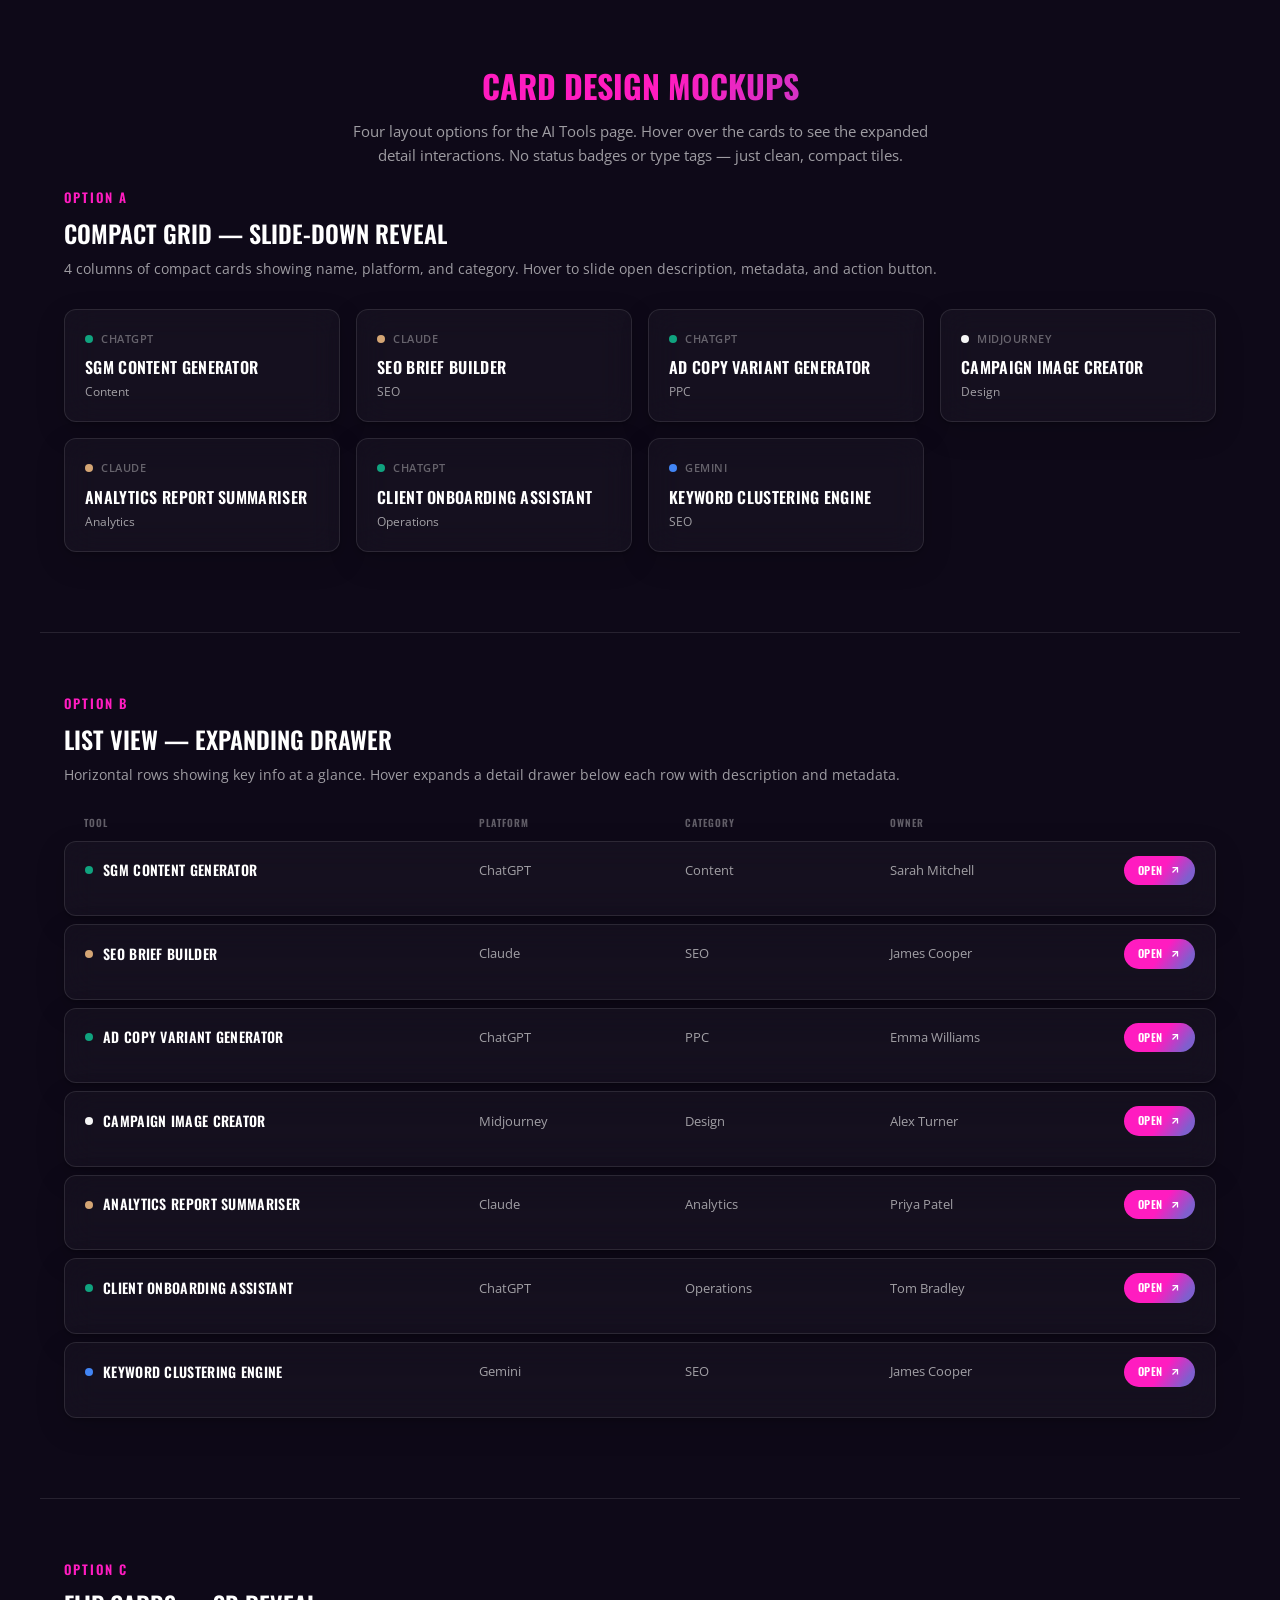
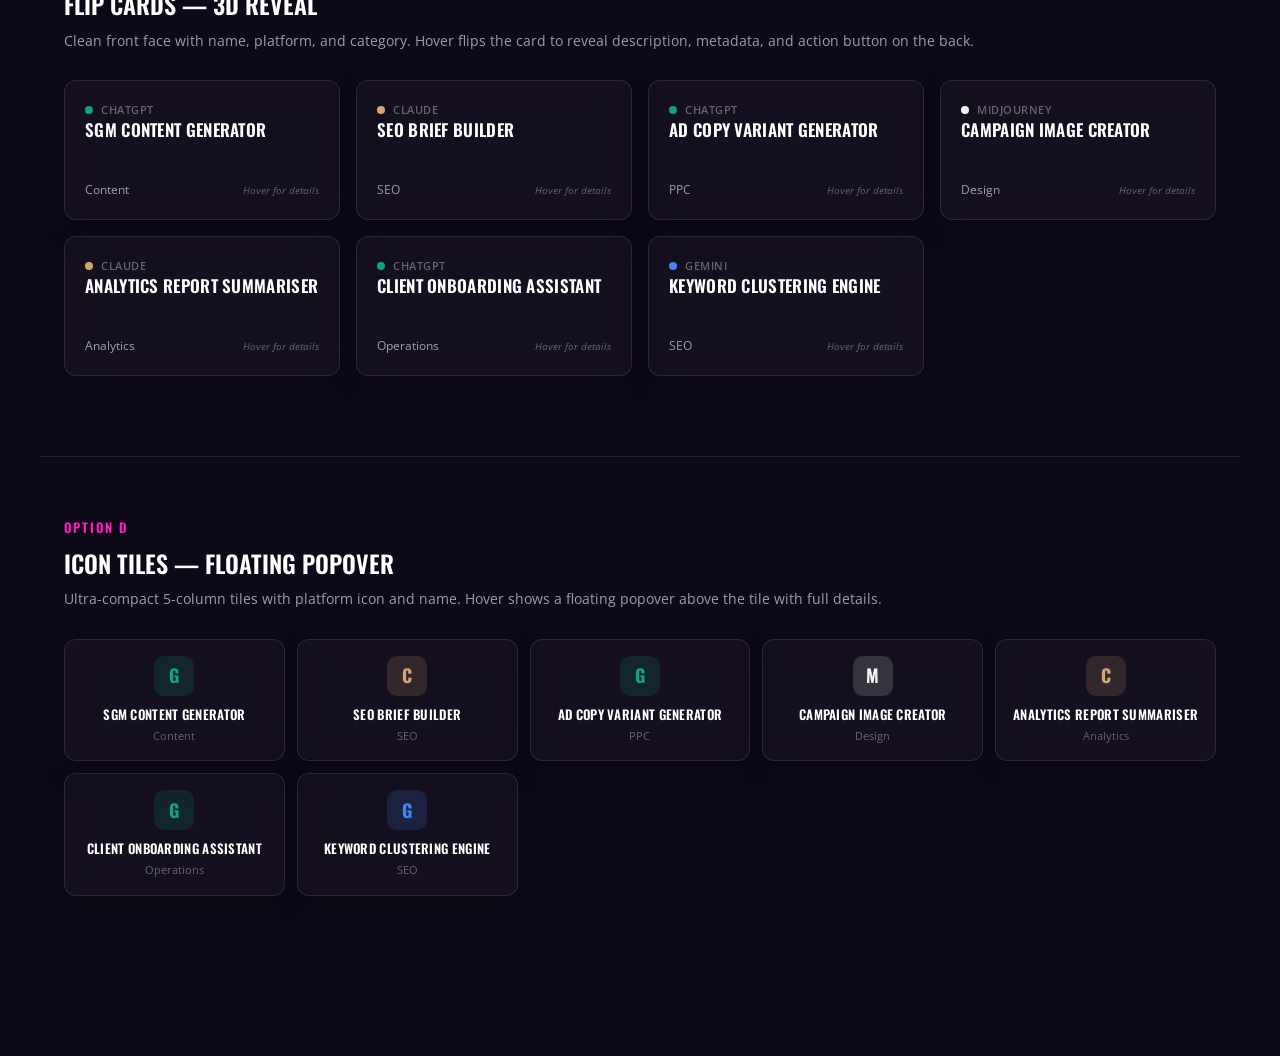
<file: mockups.html>
<!DOCTYPE html>
<html lang="en">
<head>
  <meta charset="UTF-8">
  <meta name="viewport" content="width=device-width, initial-scale=1.0">
  <title>SGM AI Dashboard — Card Design Mockups</title>
  <link rel="icon" href="data:image/svg+xml,<svg xmlns='http://www.w3.org/2000/svg' viewBox='0 0 32 32'><rect width='32' height='32' rx='6' fill='%2326153A'/><text x='16' y='22' font-size='18' text-anchor='middle' fill='white'>S</text></svg>">
  <style>
    @import url('https://fonts.googleapis.com/css2?family=Oswald:wght@400;500;600;700&family=Open+Sans:wght@400;500;600;700&display=swap');

    :root {
      --bg-deepest: #0e0918;
      --bg-base: #26153a;
      --bg-elevated: #3c2c4e;
      --bg-card: rgba(255, 255, 255, 0.03);
      --bg-card-hover: rgba(255, 255, 255, 0.06);
      --brand-gradient: linear-gradient(126deg, #ff1cc0 52%, #7f5fce 86%);
      --brand-pink: #ff1cc0;
      --brand-purple: #7f5fce;
      --text-primary: #ffffff;
      --text-secondary: rgba(255, 255, 255, 0.6);
      --text-muted: rgba(255, 255, 255, 0.35);
      --border-glass: rgba(255, 255, 255, 0.1);
      --radius-sm: 12px;
      --radius-md: 20px;
      --radius-pill: 40px;
      --shadow-card: 0 2px 4px rgba(0,0,0,0.2), 0 10px 30px rgba(0,0,0,0.15);
      --shadow-glow: 0 0 30px rgba(127, 95, 206, 0.15), 0 0 60px rgba(255, 28, 192, 0.08);
      --font-display: 'Oswald', sans-serif;
      --font-body: 'Open Sans', sans-serif;
    }

    *, *::before, *::after { box-sizing: border-box; margin: 0; padding: 0; }

    body {
      font-family: var(--font-body);
      background: var(--bg-deepest);
      color: var(--text-primary);
      line-height: 1.6;
      -webkit-font-smoothing: antialiased;
    }

    /* ── Mockup Page Layout ───────────────────── */

    .mockup-header {
      text-align: center;
      padding: 60px 24px 20px;
    }
    .mockup-header h1 {
      font-family: var(--font-display);
      font-size: 32px;
      font-weight: 700;
      text-transform: uppercase;
      background: var(--brand-gradient);
      -webkit-background-clip: text;
      -webkit-text-fill-color: transparent;
      margin-bottom: 8px;
    }
    .mockup-header p {
      color: var(--text-secondary);
      font-size: 15px;
      max-width: 600px;
      margin: 0 auto;
    }

    .mockup-section {
      max-width: 1200px;
      margin: 0 auto 80px;
      padding: 0 24px;
    }
    .mockup-section__label {
      font-family: var(--font-display);
      font-size: 13px;
      font-weight: 600;
      text-transform: uppercase;
      letter-spacing: 2px;
      background: var(--brand-gradient);
      -webkit-background-clip: text;
      -webkit-text-fill-color: transparent;
      margin-bottom: 6px;
    }
    .mockup-section__title {
      font-family: var(--font-display);
      font-size: 24px;
      font-weight: 600;
      text-transform: uppercase;
      color: var(--text-primary);
      margin-bottom: 6px;
    }
    .mockup-section__desc {
      color: var(--text-secondary);
      font-size: 14px;
      margin-bottom: 28px;
    }

    .divider {
      height: 1px;
      background: var(--border-glass);
      margin: 0 24px 60px;
      max-width: 1200px;
      margin-left: auto;
      margin-right: auto;
    }

    /* ── Shared Card Pieces ───────────────────── */

    .glass {
      background: var(--bg-card);
      backdrop-filter: blur(16px);
      -webkit-backdrop-filter: blur(16px);
      border: 1px solid var(--border-glass);
      border-radius: var(--radius-sm);
      box-shadow: var(--shadow-card);
    }

    .platform-dot {
      width: 8px;
      height: 8px;
      border-radius: 50%;
      display: inline-block;
      flex-shrink: 0;
    }
    .platform-dot--chatgpt { background: #10a37f; }
    .platform-dot--claude { background: #d4a574; }
    .platform-dot--gemini { background: #4285f4; }
    .platform-dot--midjourney { background: #f5f5f5; }

    .btn-grad {
      display: inline-flex;
      align-items: center;
      gap: 6px;
      padding: 8px 18px;
      background: var(--brand-gradient);
      border: none;
      border-radius: var(--radius-pill);
      color: #fff;
      font-family: var(--font-display);
      font-size: 12px;
      font-weight: 600;
      text-transform: uppercase;
      letter-spacing: 0.5px;
      text-decoration: none;
      cursor: pointer;
      transition: opacity 0.2s;
    }
    .btn-grad:hover { opacity: 0.85; }

    .arrow-icon {
      width: 12px;
      height: 12px;
    }

    /* ================================================================
       OPTION A — Compact 4-Column Grid with Slide-Down Reveal
       ================================================================ */

    .optA-grid {
      display: grid;
      grid-template-columns: repeat(4, 1fr);
      gap: 16px;
    }

    .optA-card {
      padding: 20px;
      transition: all 0.3s cubic-bezier(0.4, 0, 0.2, 1);
      cursor: default;
      position: relative;
      overflow: hidden;
    }
    .optA-card:hover {
      background: var(--bg-card-hover);
      border-color: rgba(255, 28, 192, 0.2);
      box-shadow: var(--shadow-glow);
      transform: translateY(-2px);
    }

    .optA-card__top {
      display: flex;
      align-items: center;
      gap: 8px;
      margin-bottom: 10px;
    }
    .optA-card__platform {
      font-family: var(--font-body);
      font-size: 11px;
      font-weight: 600;
      color: var(--text-muted);
      text-transform: uppercase;
      letter-spacing: 0.5px;
    }
    .optA-card__name {
      font-family: var(--font-display);
      font-size: 16px;
      font-weight: 600;
      text-transform: uppercase;
      letter-spacing: 0.3px;
      color: var(--text-primary);
      margin-bottom: 4px;
      line-height: 1.3;
    }
    .optA-card__category {
      font-size: 12px;
      color: var(--text-secondary);
      margin-bottom: 0;
    }

    /* Hidden details — revealed on hover */
    .optA-card__details {
      max-height: 0;
      opacity: 0;
      overflow: hidden;
      transition: max-height 0.35s cubic-bezier(0.4, 0, 0.2, 1),
                  opacity 0.25s ease,
                  margin-top 0.35s ease;
      margin-top: 0;
    }
    .optA-card:hover .optA-card__details {
      max-height: 280px;
      opacity: 1;
      margin-top: 14px;
    }

    .optA-card__divider {
      height: 1px;
      background: var(--border-glass);
      margin-bottom: 12px;
    }
    .optA-card__desc {
      font-size: 13px;
      line-height: 1.5;
      color: var(--text-secondary);
      margin-bottom: 12px;
    }
    .optA-card__meta {
      display: grid;
      grid-template-columns: 1fr 1fr;
      gap: 8px;
      margin-bottom: 14px;
    }
    .optA-card__meta-label {
      font-size: 10px;
      font-weight: 600;
      text-transform: uppercase;
      letter-spacing: 0.5px;
      color: var(--text-muted);
    }
    .optA-card__meta-value {
      font-size: 12px;
      color: var(--text-secondary);
    }

    /* ================================================================
       OPTION B — Dense Row List with Expanding Drawer
       ================================================================ */

    .optB-list {
      display: flex;
      flex-direction: column;
      gap: 8px;
    }

    .optB-row {
      padding: 14px 20px;
      display: grid;
      grid-template-columns: 2fr 1fr 1fr 1fr 100px;
      align-items: center;
      gap: 16px;
      transition: all 0.25s ease;
      cursor: default;
    }
    .optB-row:hover {
      background: var(--bg-card-hover);
      border-color: rgba(255, 28, 192, 0.2);
    }

    .optB-row__name {
      font-family: var(--font-display);
      font-size: 14px;
      font-weight: 600;
      text-transform: uppercase;
      letter-spacing: 0.3px;
      color: var(--text-primary);
      display: flex;
      align-items: center;
      gap: 10px;
    }
    .optB-row__cell {
      font-size: 13px;
      color: var(--text-secondary);
    }
    .optB-row__action {
      text-align: right;
    }
    .optB-row__btn {
      padding: 6px 14px;
      font-size: 11px;
    }

    /* Drawer that appears below on hover */
    .optB-row__drawer {
      grid-column: 1 / -1;
      max-height: 0;
      opacity: 0;
      overflow: hidden;
      transition: max-height 0.3s ease, opacity 0.2s ease, padding 0.3s ease;
      padding: 0 0;
    }
    .optB-row:hover .optB-row__drawer {
      max-height: 200px;
      opacity: 1;
      padding: 12px 0 4px;
    }
    .optB-row__drawer-inner {
      display: flex;
      gap: 32px;
      border-top: 1px solid var(--border-glass);
      padding-top: 12px;
    }
    .optB-row__drawer-item {
      flex: 1;
    }
    .optB-row__drawer-label {
      font-size: 10px;
      font-weight: 600;
      text-transform: uppercase;
      letter-spacing: 0.5px;
      color: var(--text-muted);
      margin-bottom: 2px;
    }
    .optB-row__drawer-value {
      font-size: 13px;
      color: var(--text-secondary);
      line-height: 1.5;
    }

    /* Column headers */
    .optB-header {
      display: grid;
      grid-template-columns: 2fr 1fr 1fr 1fr 100px;
      gap: 16px;
      padding: 0 20px 10px;
    }
    .optB-header span {
      font-family: var(--font-display);
      font-size: 10px;
      font-weight: 600;
      text-transform: uppercase;
      letter-spacing: 1px;
      color: var(--text-muted);
    }

    /* ================================================================
       OPTION C — Minimal Cards with Flip/Overlay on Hover
       ================================================================ */

    .optC-grid {
      display: grid;
      grid-template-columns: repeat(4, 1fr);
      gap: 16px;
    }

    .optC-card {
      position: relative;
      height: 140px;
      perspective: 800px;
      cursor: default;
    }

    .optC-card__face {
      position: absolute;
      inset: 0;
      padding: 20px;
      border-radius: var(--radius-sm);
      backface-visibility: hidden;
      transition: transform 0.5s cubic-bezier(0.4, 0, 0.2, 1);
    }

    .optC-card__front {
      display: flex;
      flex-direction: column;
      justify-content: space-between;
      background: var(--bg-card);
      backdrop-filter: blur(16px);
      border: 1px solid var(--border-glass);
      box-shadow: var(--shadow-card);
    }
    .optC-card:hover .optC-card__front {
      transform: rotateY(-180deg);
    }

    .optC-card__back {
      transform: rotateY(180deg);
      background: rgba(38, 21, 58, 0.95);
      backdrop-filter: blur(20px);
      border: 1px solid rgba(255, 28, 192, 0.25);
      box-shadow: var(--shadow-glow);
      display: flex;
      flex-direction: column;
      overflow-y: auto;
    }
    .optC-card:hover .optC-card__back {
      transform: rotateY(0deg);
    }

    .optC-card__front-top {
      display: flex;
      align-items: center;
      gap: 8px;
    }
    .optC-card__front-name {
      font-family: var(--font-display);
      font-size: 17px;
      font-weight: 600;
      text-transform: uppercase;
      letter-spacing: 0.3px;
      color: var(--text-primary);
      line-height: 1.3;
    }
    .optC-card__front-bottom {
      display: flex;
      justify-content: space-between;
      align-items: center;
    }
    .optC-card__front-category {
      font-size: 12px;
      color: var(--text-secondary);
    }
    .optC-card__front-hint {
      font-size: 10px;
      color: var(--text-muted);
      font-style: italic;
    }

    .optC-card__back-name {
      font-family: var(--font-display);
      font-size: 13px;
      font-weight: 600;
      text-transform: uppercase;
      color: var(--brand-pink);
      margin-bottom: 8px;
      letter-spacing: 0.5px;
    }
    .optC-card__back-desc {
      font-size: 12px;
      color: var(--text-secondary);
      line-height: 1.5;
      margin-bottom: 10px;
      flex: 1;
    }
    .optC-card__back-meta {
      display: flex;
      gap: 16px;
      margin-bottom: 10px;
    }
    .optC-card__back-meta-label {
      font-size: 9px;
      font-weight: 600;
      text-transform: uppercase;
      letter-spacing: 0.5px;
      color: var(--text-muted);
    }
    .optC-card__back-meta-value {
      font-size: 11px;
      color: var(--text-secondary);
    }

    .optC-card__back-btn {
      padding: 6px 14px;
      font-size: 10px;
      align-self: flex-start;
    }

    /* ================================================================
       OPTION D — Tight Grid with Floating Detail Popover
       ================================================================ */

    .optD-grid {
      display: grid;
      grid-template-columns: repeat(5, 1fr);
      gap: 12px;
    }

    .optD-card {
      padding: 16px;
      text-align: center;
      transition: all 0.25s ease;
      cursor: default;
      position: relative;
    }
    .optD-card:hover {
      background: var(--bg-card-hover);
      border-color: rgba(255, 28, 192, 0.2);
      box-shadow: var(--shadow-glow);
      transform: translateY(-2px);
    }

    .optD-card__icon {
      width: 40px;
      height: 40px;
      border-radius: 10px;
      display: flex;
      align-items: center;
      justify-content: center;
      margin: 0 auto 10px;
      font-size: 18px;
      font-weight: 700;
      font-family: var(--font-display);
    }
    .optD-card__icon--chatgpt { background: rgba(16, 163, 127, 0.15); color: #10a37f; }
    .optD-card__icon--claude { background: rgba(212, 165, 116, 0.15); color: #d4a574; }
    .optD-card__icon--gemini { background: rgba(66, 133, 244, 0.15); color: #4285f4; }
    .optD-card__icon--midjourney { background: rgba(245, 245, 245, 0.15); color: #f5f5f5; }

    .optD-card__name {
      font-family: var(--font-display);
      font-size: 13px;
      font-weight: 600;
      text-transform: uppercase;
      letter-spacing: 0.3px;
      color: var(--text-primary);
      line-height: 1.3;
      margin-bottom: 4px;
    }
    .optD-card__sub {
      font-size: 11px;
      color: var(--text-muted);
    }

    /* Floating popover on hover */
    .optD-card__popover {
      position: absolute;
      bottom: calc(100% + 10px);
      left: 50%;
      transform: translateX(-50%) translateY(8px);
      width: 280px;
      padding: 18px;
      background: rgba(38, 21, 58, 0.97);
      backdrop-filter: blur(20px);
      border: 1px solid rgba(255, 28, 192, 0.25);
      border-radius: var(--radius-sm);
      box-shadow: var(--shadow-glow), 0 20px 40px rgba(0,0,0,0.4);
      opacity: 0;
      pointer-events: none;
      transition: opacity 0.25s ease, transform 0.25s ease;
      z-index: 100;
      text-align: left;
    }
    .optD-card__popover::after {
      content: '';
      position: absolute;
      top: 100%;
      left: 50%;
      transform: translateX(-50%);
      border: 8px solid transparent;
      border-top-color: rgba(255, 28, 192, 0.25);
    }
    .optD-card:hover .optD-card__popover {
      opacity: 1;
      pointer-events: auto;
      transform: translateX(-50%) translateY(0);
    }

    .optD-pop__name {
      font-family: var(--font-display);
      font-size: 14px;
      font-weight: 600;
      text-transform: uppercase;
      color: var(--text-primary);
      margin-bottom: 4px;
    }
    .optD-pop__platform {
      font-size: 11px;
      color: var(--brand-pink);
      margin-bottom: 10px;
      display: flex;
      align-items: center;
      gap: 6px;
    }
    .optD-pop__desc {
      font-size: 12px;
      line-height: 1.5;
      color: var(--text-secondary);
      margin-bottom: 12px;
    }
    .optD-pop__meta {
      display: grid;
      grid-template-columns: 1fr 1fr;
      gap: 8px;
      margin-bottom: 12px;
    }
    .optD-pop__meta-label {
      font-size: 9px;
      font-weight: 600;
      text-transform: uppercase;
      letter-spacing: 0.5px;
      color: var(--text-muted);
    }
    .optD-pop__meta-value {
      font-size: 11px;
      color: var(--text-secondary);
    }
    .optD-pop__btn {
      padding: 6px 14px;
      font-size: 10px;
    }

    /* ── Responsive ───────────────────────────── */
    @media (max-width: 1024px) {
      .optA-grid { grid-template-columns: repeat(3, 1fr); }
      .optC-grid { grid-template-columns: repeat(3, 1fr); }
      .optD-grid { grid-template-columns: repeat(4, 1fr); }
    }
    @media (max-width: 768px) {
      .optA-grid { grid-template-columns: repeat(2, 1fr); }
      .optB-row { grid-template-columns: 1fr 1fr 80px; }
      .optB-row__cell:nth-child(3),
      .optB-row__cell:nth-child(4) { display: none; }
      .optB-header span:nth-child(3),
      .optB-header span:nth-child(4) { display: none; }
      .optB-header { grid-template-columns: 1fr 1fr 80px; }
      .optC-grid { grid-template-columns: repeat(2, 1fr); }
      .optD-grid { grid-template-columns: repeat(3, 1fr); }
    }
  </style>
</head>
<body>

  <div class="mockup-header">
    <h1>Card Design Mockups</h1>
    <p>Four layout options for the AI Tools page. Hover over the cards to see the expanded detail interactions. No status badges or type tags — just clean, compact tiles.</p>
  </div>

  <!-- ════════════════════════════════════════════════════════════
       OPTION A — Compact 4-col grid, slide-down reveal on hover
       ════════════════════════════════════════════════════════════ -->

  <section class="mockup-section">
    <div class="mockup-section__label">Option A</div>
    <h2 class="mockup-section__title">Compact Grid — Slide-Down Reveal</h2>
    <p class="mockup-section__desc">4 columns of compact cards showing name, platform, and category. Hover to slide open description, metadata, and action button.</p>

    <div class="optA-grid">

      <div class="optA-card glass">
        <div class="optA-card__top">
          <span class="platform-dot platform-dot--chatgpt"></span>
          <span class="optA-card__platform">ChatGPT</span>
        </div>
        <div class="optA-card__name">SGM Content Generator</div>
        <div class="optA-card__category">Content</div>
        <div class="optA-card__details">
          <div class="optA-card__divider"></div>
          <p class="optA-card__desc">Generates blog posts, social copy, and ad text tailored to client brand voice and tone guidelines</p>
          <div class="optA-card__meta">
            <div><div class="optA-card__meta-label">Layer</div><div class="optA-card__meta-value">Application</div></div>
            <div><div class="optA-card__meta-label">Category</div><div class="optA-card__meta-value">Content</div></div>
            <div><div class="optA-card__meta-label">Owner</div><div class="optA-card__meta-value">Sarah Mitchell</div></div>
            <div><div class="optA-card__meta-label">Used By</div><div class="optA-card__meta-value">Content Team</div></div>
          </div>
          <a href="#" class="btn-grad">Open Tool <svg class="arrow-icon" viewBox="0 0 24 24" fill="none" stroke="currentColor" stroke-width="2.5"><path d="M7 17L17 7"/><path d="M7 7h10v10"/></svg></a>
        </div>
      </div>

      <div class="optA-card glass">
        <div class="optA-card__top">
          <span class="platform-dot platform-dot--claude"></span>
          <span class="optA-card__platform">Claude</span>
        </div>
        <div class="optA-card__name">SEO Brief Builder</div>
        <div class="optA-card__category">SEO</div>
        <div class="optA-card__details">
          <div class="optA-card__divider"></div>
          <p class="optA-card__desc">Creates comprehensive SEO content briefs with keyword targets, structure recommendations, and competitor analysis</p>
          <div class="optA-card__meta">
            <div><div class="optA-card__meta-label">Layer</div><div class="optA-card__meta-value">Prompt</div></div>
            <div><div class="optA-card__meta-label">Category</div><div class="optA-card__meta-value">SEO</div></div>
            <div><div class="optA-card__meta-label">Owner</div><div class="optA-card__meta-value">James Cooper</div></div>
            <div><div class="optA-card__meta-label">Used By</div><div class="optA-card__meta-value">SEO Team</div></div>
          </div>
          <a href="#" class="btn-grad">Open Tool <svg class="arrow-icon" viewBox="0 0 24 24" fill="none" stroke="currentColor" stroke-width="2.5"><path d="M7 17L17 7"/><path d="M7 7h10v10"/></svg></a>
        </div>
      </div>

      <div class="optA-card glass">
        <div class="optA-card__top">
          <span class="platform-dot platform-dot--chatgpt"></span>
          <span class="optA-card__platform">ChatGPT</span>
        </div>
        <div class="optA-card__name">Ad Copy Variant Generator</div>
        <div class="optA-card__category">PPC</div>
        <div class="optA-card__details">
          <div class="optA-card__divider"></div>
          <p class="optA-card__desc">Produces multiple RSA headline and description variants from a single brief, optimised for character limits</p>
          <div class="optA-card__meta">
            <div><div class="optA-card__meta-label">Layer</div><div class="optA-card__meta-value">Application</div></div>
            <div><div class="optA-card__meta-label">Category</div><div class="optA-card__meta-value">PPC</div></div>
            <div><div class="optA-card__meta-label">Owner</div><div class="optA-card__meta-value">Emma Williams</div></div>
            <div><div class="optA-card__meta-label">Used By</div><div class="optA-card__meta-value">PPC Team</div></div>
          </div>
          <a href="#" class="btn-grad">Open Tool <svg class="arrow-icon" viewBox="0 0 24 24" fill="none" stroke="currentColor" stroke-width="2.5"><path d="M7 17L17 7"/><path d="M7 7h10v10"/></svg></a>
        </div>
      </div>

      <div class="optA-card glass">
        <div class="optA-card__top">
          <span class="platform-dot platform-dot--midjourney"></span>
          <span class="optA-card__platform">Midjourney</span>
        </div>
        <div class="optA-card__name">Campaign Image Creator</div>
        <div class="optA-card__category">Design</div>
        <div class="optA-card__details">
          <div class="optA-card__divider"></div>
          <p class="optA-card__desc">Generates campaign imagery and social media visuals based on brand guidelines and campaign themes</p>
          <div class="optA-card__meta">
            <div><div class="optA-card__meta-label">Layer</div><div class="optA-card__meta-value">Application</div></div>
            <div><div class="optA-card__meta-label">Category</div><div class="optA-card__meta-value">Design</div></div>
            <div><div class="optA-card__meta-label">Owner</div><div class="optA-card__meta-value">Alex Turner</div></div>
            <div><div class="optA-card__meta-label">Used By</div><div class="optA-card__meta-value">Design Team</div></div>
          </div>
          <a href="#" class="btn-grad">Open Tool <svg class="arrow-icon" viewBox="0 0 24 24" fill="none" stroke="currentColor" stroke-width="2.5"><path d="M7 17L17 7"/><path d="M7 7h10v10"/></svg></a>
        </div>
      </div>

      <div class="optA-card glass">
        <div class="optA-card__top">
          <span class="platform-dot platform-dot--claude"></span>
          <span class="optA-card__platform">Claude</span>
        </div>
        <div class="optA-card__name">Analytics Report Summariser</div>
        <div class="optA-card__category">Analytics</div>
        <div class="optA-card__details">
          <div class="optA-card__divider"></div>
          <p class="optA-card__desc">Takes raw GA4 and ad platform data exports and generates plain-English performance summaries for client reports</p>
          <div class="optA-card__meta">
            <div><div class="optA-card__meta-label">Layer</div><div class="optA-card__meta-value">Workflow</div></div>
            <div><div class="optA-card__meta-label">Category</div><div class="optA-card__meta-value">Analytics</div></div>
            <div><div class="optA-card__meta-label">Owner</div><div class="optA-card__meta-value">Priya Patel</div></div>
            <div><div class="optA-card__meta-label">Used By</div><div class="optA-card__meta-value">Analytics Team</div></div>
          </div>
          <a href="#" class="btn-grad">Open Tool <svg class="arrow-icon" viewBox="0 0 24 24" fill="none" stroke="currentColor" stroke-width="2.5"><path d="M7 17L17 7"/><path d="M7 7h10v10"/></svg></a>
        </div>
      </div>

      <div class="optA-card glass">
        <div class="optA-card__top">
          <span class="platform-dot platform-dot--chatgpt"></span>
          <span class="optA-card__platform">ChatGPT</span>
        </div>
        <div class="optA-card__name">Client Onboarding Assistant</div>
        <div class="optA-card__category">Operations</div>
        <div class="optA-card__details">
          <div class="optA-card__divider"></div>
          <p class="optA-card__desc">Guides account managers through the client onboarding checklist and auto-drafts welcome emails and kickoff agendas</p>
          <div class="optA-card__meta">
            <div><div class="optA-card__meta-label">Layer</div><div class="optA-card__meta-value">Integration</div></div>
            <div><div class="optA-card__meta-label">Category</div><div class="optA-card__meta-value">Operations</div></div>
            <div><div class="optA-card__meta-label">Owner</div><div class="optA-card__meta-value">Tom Bradley</div></div>
            <div><div class="optA-card__meta-label">Used By</div><div class="optA-card__meta-value">Account Management</div></div>
          </div>
          <a href="#" class="btn-grad">Open Tool <svg class="arrow-icon" viewBox="0 0 24 24" fill="none" stroke="currentColor" stroke-width="2.5"><path d="M7 17L17 7"/><path d="M7 7h10v10"/></svg></a>
        </div>
      </div>

      <div class="optA-card glass">
        <div class="optA-card__top">
          <span class="platform-dot platform-dot--gemini"></span>
          <span class="optA-card__platform">Gemini</span>
        </div>
        <div class="optA-card__name">Keyword Clustering Engine</div>
        <div class="optA-card__category">SEO</div>
        <div class="optA-card__details">
          <div class="optA-card__divider"></div>
          <p class="optA-card__desc">Groups large keyword lists into topical clusters and maps them to content hub structures</p>
          <div class="optA-card__meta">
            <div><div class="optA-card__meta-label">Layer</div><div class="optA-card__meta-value">Workflow</div></div>
            <div><div class="optA-card__meta-label">Category</div><div class="optA-card__meta-value">SEO</div></div>
            <div><div class="optA-card__meta-label">Owner</div><div class="optA-card__meta-value">James Cooper</div></div>
            <div><div class="optA-card__meta-label">Used By</div><div class="optA-card__meta-value">SEO Team</div></div>
          </div>
          <a href="#" class="btn-grad">Open Tool <svg class="arrow-icon" viewBox="0 0 24 24" fill="none" stroke="currentColor" stroke-width="2.5"><path d="M7 17L17 7"/><path d="M7 7h10v10"/></svg></a>
        </div>
      </div>

    </div>
  </section>

  <div class="divider"></div>

  <!-- ════════════════════════════════════════════════════════════
       OPTION B — List/Table Rows with Expanding Drawer
       ════════════════════════════════════════════════════════════ -->

  <section class="mockup-section">
    <div class="mockup-section__label">Option B</div>
    <h2 class="mockup-section__title">List View — Expanding Drawer</h2>
    <p class="mockup-section__desc">Horizontal rows showing key info at a glance. Hover expands a detail drawer below each row with description and metadata.</p>

    <div class="optB-header">
      <span>Tool</span>
      <span>Platform</span>
      <span>Category</span>
      <span>Owner</span>
      <span></span>
    </div>

    <div class="optB-list">

      <div class="optB-row glass">
        <div class="optB-row__name">
          <span class="platform-dot platform-dot--chatgpt"></span>
          SGM Content Generator
        </div>
        <div class="optB-row__cell">ChatGPT</div>
        <div class="optB-row__cell">Content</div>
        <div class="optB-row__cell">Sarah Mitchell</div>
        <div class="optB-row__action"><a href="#" class="btn-grad optB-row__btn">Open <svg class="arrow-icon" viewBox="0 0 24 24" fill="none" stroke="currentColor" stroke-width="2.5"><path d="M7 17L17 7"/><path d="M7 7h10v10"/></svg></a></div>
        <div class="optB-row__drawer">
          <div class="optB-row__drawer-inner">
            <div class="optB-row__drawer-item"><div class="optB-row__drawer-label">Description</div><div class="optB-row__drawer-value">Generates blog posts, social copy, and ad text tailored to client brand voice and tone guidelines</div></div>
            <div class="optB-row__drawer-item"><div class="optB-row__drawer-label">AI Layer</div><div class="optB-row__drawer-value">Application</div></div>
            <div class="optB-row__drawer-item"><div class="optB-row__drawer-label">Used By</div><div class="optB-row__drawer-value">Content Team</div></div>
          </div>
        </div>
      </div>

      <div class="optB-row glass">
        <div class="optB-row__name">
          <span class="platform-dot platform-dot--claude"></span>
          SEO Brief Builder
        </div>
        <div class="optB-row__cell">Claude</div>
        <div class="optB-row__cell">SEO</div>
        <div class="optB-row__cell">James Cooper</div>
        <div class="optB-row__action"><a href="#" class="btn-grad optB-row__btn">Open <svg class="arrow-icon" viewBox="0 0 24 24" fill="none" stroke="currentColor" stroke-width="2.5"><path d="M7 17L17 7"/><path d="M7 7h10v10"/></svg></a></div>
        <div class="optB-row__drawer">
          <div class="optB-row__drawer-inner">
            <div class="optB-row__drawer-item"><div class="optB-row__drawer-label">Description</div><div class="optB-row__drawer-value">Creates comprehensive SEO content briefs with keyword targets, structure recommendations, and competitor analysis</div></div>
            <div class="optB-row__drawer-item"><div class="optB-row__drawer-label">AI Layer</div><div class="optB-row__drawer-value">Prompt</div></div>
            <div class="optB-row__drawer-item"><div class="optB-row__drawer-label">Used By</div><div class="optB-row__drawer-value">SEO Team</div></div>
          </div>
        </div>
      </div>

      <div class="optB-row glass">
        <div class="optB-row__name">
          <span class="platform-dot platform-dot--chatgpt"></span>
          Ad Copy Variant Generator
        </div>
        <div class="optB-row__cell">ChatGPT</div>
        <div class="optB-row__cell">PPC</div>
        <div class="optB-row__cell">Emma Williams</div>
        <div class="optB-row__action"><a href="#" class="btn-grad optB-row__btn">Open <svg class="arrow-icon" viewBox="0 0 24 24" fill="none" stroke="currentColor" stroke-width="2.5"><path d="M7 17L17 7"/><path d="M7 7h10v10"/></svg></a></div>
        <div class="optB-row__drawer">
          <div class="optB-row__drawer-inner">
            <div class="optB-row__drawer-item"><div class="optB-row__drawer-label">Description</div><div class="optB-row__drawer-value">Produces multiple RSA headline and description variants from a single brief, optimised for character limits</div></div>
            <div class="optB-row__drawer-item"><div class="optB-row__drawer-label">AI Layer</div><div class="optB-row__drawer-value">Application</div></div>
            <div class="optB-row__drawer-item"><div class="optB-row__drawer-label">Used By</div><div class="optB-row__drawer-value">PPC Team</div></div>
          </div>
        </div>
      </div>

      <div class="optB-row glass">
        <div class="optB-row__name">
          <span class="platform-dot platform-dot--midjourney"></span>
          Campaign Image Creator
        </div>
        <div class="optB-row__cell">Midjourney</div>
        <div class="optB-row__cell">Design</div>
        <div class="optB-row__cell">Alex Turner</div>
        <div class="optB-row__action"><a href="#" class="btn-grad optB-row__btn">Open <svg class="arrow-icon" viewBox="0 0 24 24" fill="none" stroke="currentColor" stroke-width="2.5"><path d="M7 17L17 7"/><path d="M7 7h10v10"/></svg></a></div>
        <div class="optB-row__drawer">
          <div class="optB-row__drawer-inner">
            <div class="optB-row__drawer-item"><div class="optB-row__drawer-label">Description</div><div class="optB-row__drawer-value">Generates campaign imagery and social media visuals based on brand guidelines and campaign themes</div></div>
            <div class="optB-row__drawer-item"><div class="optB-row__drawer-label">AI Layer</div><div class="optB-row__drawer-value">Application</div></div>
            <div class="optB-row__drawer-item"><div class="optB-row__drawer-label">Used By</div><div class="optB-row__drawer-value">Design Team</div></div>
          </div>
        </div>
      </div>

      <div class="optB-row glass">
        <div class="optB-row__name">
          <span class="platform-dot platform-dot--claude"></span>
          Analytics Report Summariser
        </div>
        <div class="optB-row__cell">Claude</div>
        <div class="optB-row__cell">Analytics</div>
        <div class="optB-row__cell">Priya Patel</div>
        <div class="optB-row__action"><a href="#" class="btn-grad optB-row__btn">Open <svg class="arrow-icon" viewBox="0 0 24 24" fill="none" stroke="currentColor" stroke-width="2.5"><path d="M7 17L17 7"/><path d="M7 7h10v10"/></svg></a></div>
        <div class="optB-row__drawer">
          <div class="optB-row__drawer-inner">
            <div class="optB-row__drawer-item"><div class="optB-row__drawer-label">Description</div><div class="optB-row__drawer-value">Takes raw GA4 and ad platform data exports and generates plain-English performance summaries for client reports</div></div>
            <div class="optB-row__drawer-item"><div class="optB-row__drawer-label">AI Layer</div><div class="optB-row__drawer-value">Workflow</div></div>
            <div class="optB-row__drawer-item"><div class="optB-row__drawer-label">Used By</div><div class="optB-row__drawer-value">Analytics Team</div></div>
          </div>
        </div>
      </div>

      <div class="optB-row glass">
        <div class="optB-row__name">
          <span class="platform-dot platform-dot--chatgpt"></span>
          Client Onboarding Assistant
        </div>
        <div class="optB-row__cell">ChatGPT</div>
        <div class="optB-row__cell">Operations</div>
        <div class="optB-row__cell">Tom Bradley</div>
        <div class="optB-row__action"><a href="#" class="btn-grad optB-row__btn">Open <svg class="arrow-icon" viewBox="0 0 24 24" fill="none" stroke="currentColor" stroke-width="2.5"><path d="M7 17L17 7"/><path d="M7 7h10v10"/></svg></a></div>
        <div class="optB-row__drawer">
          <div class="optB-row__drawer-inner">
            <div class="optB-row__drawer-item"><div class="optB-row__drawer-label">Description</div><div class="optB-row__drawer-value">Guides account managers through the client onboarding checklist and auto-drafts welcome emails and kickoff agendas</div></div>
            <div class="optB-row__drawer-item"><div class="optB-row__drawer-label">AI Layer</div><div class="optB-row__drawer-value">Integration</div></div>
            <div class="optB-row__drawer-item"><div class="optB-row__drawer-label">Used By</div><div class="optB-row__drawer-value">Account Management</div></div>
          </div>
        </div>
      </div>

      <div class="optB-row glass">
        <div class="optB-row__name">
          <span class="platform-dot platform-dot--gemini"></span>
          Keyword Clustering Engine
        </div>
        <div class="optB-row__cell">Gemini</div>
        <div class="optB-row__cell">SEO</div>
        <div class="optB-row__cell">James Cooper</div>
        <div class="optB-row__action"><a href="#" class="btn-grad optB-row__btn">Open <svg class="arrow-icon" viewBox="0 0 24 24" fill="none" stroke="currentColor" stroke-width="2.5"><path d="M7 17L17 7"/><path d="M7 7h10v10"/></svg></a></div>
        <div class="optB-row__drawer">
          <div class="optB-row__drawer-inner">
            <div class="optB-row__drawer-item"><div class="optB-row__drawer-label">Description</div><div class="optB-row__drawer-value">Groups large keyword lists into topical clusters and maps them to content hub structures</div></div>
            <div class="optB-row__drawer-item"><div class="optB-row__drawer-label">AI Layer</div><div class="optB-row__drawer-value">Workflow</div></div>
            <div class="optB-row__drawer-item"><div class="optB-row__drawer-label">Used By</div><div class="optB-row__drawer-value">SEO Team</div></div>
          </div>
        </div>
      </div>

    </div>
  </section>

  <div class="divider"></div>

  <!-- ════════════════════════════════════════════════════════════
       OPTION C — Minimal Cards with 3D Flip on Hover
       ════════════════════════════════════════════════════════════ -->

  <section class="mockup-section">
    <div class="mockup-section__label">Option C</div>
    <h2 class="mockup-section__title">Flip Cards — 3D Reveal</h2>
    <p class="mockup-section__desc">Clean front face with name, platform, and category. Hover flips the card to reveal description, metadata, and action button on the back.</p>

    <div class="optC-grid">

      <div class="optC-card">
        <div class="optC-card__face optC-card__front">
          <div>
            <div class="optC-card__front-top">
              <span class="platform-dot platform-dot--chatgpt"></span>
              <span class="optA-card__platform">ChatGPT</span>
            </div>
            <div class="optC-card__front-name">SGM Content Generator</div>
          </div>
          <div class="optC-card__front-bottom">
            <span class="optC-card__front-category">Content</span>
            <span class="optC-card__front-hint">Hover for details</span>
          </div>
        </div>
        <div class="optC-card__face optC-card__back">
          <div class="optC-card__back-name">SGM Content Generator</div>
          <p class="optC-card__back-desc">Generates blog posts, social copy, and ad text tailored to client brand voice and tone guidelines</p>
          <div class="optC-card__back-meta">
            <div><div class="optC-card__back-meta-label">Owner</div><div class="optC-card__back-meta-value">Sarah Mitchell</div></div>
            <div><div class="optC-card__back-meta-label">Used By</div><div class="optC-card__back-meta-value">Content Team</div></div>
          </div>
          <a href="#" class="btn-grad optC-card__back-btn">Open <svg class="arrow-icon" viewBox="0 0 24 24" fill="none" stroke="currentColor" stroke-width="2.5"><path d="M7 17L17 7"/><path d="M7 7h10v10"/></svg></a>
        </div>
      </div>

      <div class="optC-card">
        <div class="optC-card__face optC-card__front">
          <div>
            <div class="optC-card__front-top">
              <span class="platform-dot platform-dot--claude"></span>
              <span class="optA-card__platform">Claude</span>
            </div>
            <div class="optC-card__front-name">SEO Brief Builder</div>
          </div>
          <div class="optC-card__front-bottom">
            <span class="optC-card__front-category">SEO</span>
            <span class="optC-card__front-hint">Hover for details</span>
          </div>
        </div>
        <div class="optC-card__face optC-card__back">
          <div class="optC-card__back-name">SEO Brief Builder</div>
          <p class="optC-card__back-desc">Creates comprehensive SEO content briefs with keyword targets, structure recommendations, and competitor analysis</p>
          <div class="optC-card__back-meta">
            <div><div class="optC-card__back-meta-label">Owner</div><div class="optC-card__back-meta-value">James Cooper</div></div>
            <div><div class="optC-card__back-meta-label">Used By</div><div class="optC-card__back-meta-value">SEO Team</div></div>
          </div>
          <a href="#" class="btn-grad optC-card__back-btn">Open <svg class="arrow-icon" viewBox="0 0 24 24" fill="none" stroke="currentColor" stroke-width="2.5"><path d="M7 17L17 7"/><path d="M7 7h10v10"/></svg></a>
        </div>
      </div>

      <div class="optC-card">
        <div class="optC-card__face optC-card__front">
          <div>
            <div class="optC-card__front-top">
              <span class="platform-dot platform-dot--chatgpt"></span>
              <span class="optA-card__platform">ChatGPT</span>
            </div>
            <div class="optC-card__front-name">Ad Copy Variant Generator</div>
          </div>
          <div class="optC-card__front-bottom">
            <span class="optC-card__front-category">PPC</span>
            <span class="optC-card__front-hint">Hover for details</span>
          </div>
        </div>
        <div class="optC-card__face optC-card__back">
          <div class="optC-card__back-name">Ad Copy Variant Generator</div>
          <p class="optC-card__back-desc">Produces multiple RSA headline and description variants from a single brief, optimised for character limits</p>
          <div class="optC-card__back-meta">
            <div><div class="optC-card__back-meta-label">Owner</div><div class="optC-card__back-meta-value">Emma Williams</div></div>
            <div><div class="optC-card__back-meta-label">Used By</div><div class="optC-card__back-meta-value">PPC Team</div></div>
          </div>
          <a href="#" class="btn-grad optC-card__back-btn">Open <svg class="arrow-icon" viewBox="0 0 24 24" fill="none" stroke="currentColor" stroke-width="2.5"><path d="M7 17L17 7"/><path d="M7 7h10v10"/></svg></a>
        </div>
      </div>

      <div class="optC-card">
        <div class="optC-card__face optC-card__front">
          <div>
            <div class="optC-card__front-top">
              <span class="platform-dot platform-dot--midjourney"></span>
              <span class="optA-card__platform">Midjourney</span>
            </div>
            <div class="optC-card__front-name">Campaign Image Creator</div>
          </div>
          <div class="optC-card__front-bottom">
            <span class="optC-card__front-category">Design</span>
            <span class="optC-card__front-hint">Hover for details</span>
          </div>
        </div>
        <div class="optC-card__face optC-card__back">
          <div class="optC-card__back-name">Campaign Image Creator</div>
          <p class="optC-card__back-desc">Generates campaign imagery and social media visuals based on brand guidelines and campaign themes</p>
          <div class="optC-card__back-meta">
            <div><div class="optC-card__back-meta-label">Owner</div><div class="optC-card__back-meta-value">Alex Turner</div></div>
            <div><div class="optC-card__back-meta-label">Used By</div><div class="optC-card__back-meta-value">Design Team</div></div>
          </div>
          <a href="#" class="btn-grad optC-card__back-btn">Open <svg class="arrow-icon" viewBox="0 0 24 24" fill="none" stroke="currentColor" stroke-width="2.5"><path d="M7 17L17 7"/><path d="M7 7h10v10"/></svg></a>
        </div>
      </div>

      <div class="optC-card">
        <div class="optC-card__face optC-card__front">
          <div>
            <div class="optC-card__front-top">
              <span class="platform-dot platform-dot--claude"></span>
              <span class="optA-card__platform">Claude</span>
            </div>
            <div class="optC-card__front-name">Analytics Report Summariser</div>
          </div>
          <div class="optC-card__front-bottom">
            <span class="optC-card__front-category">Analytics</span>
            <span class="optC-card__front-hint">Hover for details</span>
          </div>
        </div>
        <div class="optC-card__face optC-card__back">
          <div class="optC-card__back-name">Analytics Report Summariser</div>
          <p class="optC-card__back-desc">Takes raw GA4 and ad platform data exports and generates plain-English performance summaries for client reports</p>
          <div class="optC-card__back-meta">
            <div><div class="optC-card__back-meta-label">Owner</div><div class="optC-card__back-meta-value">Priya Patel</div></div>
            <div><div class="optC-card__back-meta-label">Used By</div><div class="optC-card__back-meta-value">Analytics Team</div></div>
          </div>
          <a href="#" class="btn-grad optC-card__back-btn">Open <svg class="arrow-icon" viewBox="0 0 24 24" fill="none" stroke="currentColor" stroke-width="2.5"><path d="M7 17L17 7"/><path d="M7 7h10v10"/></svg></a>
        </div>
      </div>

      <div class="optC-card">
        <div class="optC-card__face optC-card__front">
          <div>
            <div class="optC-card__front-top">
              <span class="platform-dot platform-dot--chatgpt"></span>
              <span class="optA-card__platform">ChatGPT</span>
            </div>
            <div class="optC-card__front-name">Client Onboarding Assistant</div>
          </div>
          <div class="optC-card__front-bottom">
            <span class="optC-card__front-category">Operations</span>
            <span class="optC-card__front-hint">Hover for details</span>
          </div>
        </div>
        <div class="optC-card__face optC-card__back">
          <div class="optC-card__back-name">Client Onboarding Assistant</div>
          <p class="optC-card__back-desc">Guides account managers through the client onboarding checklist and auto-drafts welcome emails and kickoff agendas</p>
          <div class="optC-card__back-meta">
            <div><div class="optC-card__back-meta-label">Owner</div><div class="optC-card__back-meta-value">Tom Bradley</div></div>
            <div><div class="optC-card__back-meta-label">Used By</div><div class="optC-card__back-meta-value">Account Management</div></div>
          </div>
          <a href="#" class="btn-grad optC-card__back-btn">Open <svg class="arrow-icon" viewBox="0 0 24 24" fill="none" stroke="currentColor" stroke-width="2.5"><path d="M7 17L17 7"/><path d="M7 7h10v10"/></svg></a>
        </div>
      </div>

      <div class="optC-card">
        <div class="optC-card__face optC-card__front">
          <div>
            <div class="optC-card__front-top">
              <span class="platform-dot platform-dot--gemini"></span>
              <span class="optA-card__platform">Gemini</span>
            </div>
            <div class="optC-card__front-name">Keyword Clustering Engine</div>
          </div>
          <div class="optC-card__front-bottom">
            <span class="optC-card__front-category">SEO</span>
            <span class="optC-card__front-hint">Hover for details</span>
          </div>
        </div>
        <div class="optC-card__face optC-card__back">
          <div class="optC-card__back-name">Keyword Clustering Engine</div>
          <p class="optC-card__back-desc">Groups large keyword lists into topical clusters and maps them to content hub structures</p>
          <div class="optC-card__back-meta">
            <div><div class="optC-card__back-meta-label">Owner</div><div class="optC-card__back-meta-value">James Cooper</div></div>
            <div><div class="optC-card__back-meta-label">Used By</div><div class="optC-card__back-meta-value">SEO Team</div></div>
          </div>
          <a href="#" class="btn-grad optC-card__back-btn">Open <svg class="arrow-icon" viewBox="0 0 24 24" fill="none" stroke="currentColor" stroke-width="2.5"><path d="M7 17L17 7"/><path d="M7 7h10v10"/></svg></a>
        </div>
      </div>

    </div>
  </section>

  <div class="divider"></div>

  <!-- ════════════════════════════════════════════════════════════
       OPTION D — Dense Icon Tiles with Floating Popover
       ════════════════════════════════════════════════════════════ -->

  <section class="mockup-section">
    <div class="mockup-section__label">Option D</div>
    <h2 class="mockup-section__title">Icon Tiles — Floating Popover</h2>
    <p class="mockup-section__desc">Ultra-compact 5-column tiles with platform icon and name. Hover shows a floating popover above the tile with full details.</p>

    <div class="optD-grid">

      <div class="optD-card glass">
        <div class="optD-card__icon optD-card__icon--chatgpt">G</div>
        <div class="optD-card__name">SGM Content Generator</div>
        <div class="optD-card__sub">Content</div>
        <div class="optD-card__popover">
          <div class="optD-pop__name">SGM Content Generator</div>
          <div class="optD-pop__platform"><span class="platform-dot platform-dot--chatgpt"></span> ChatGPT &middot; Application</div>
          <p class="optD-pop__desc">Generates blog posts, social copy, and ad text tailored to client brand voice and tone guidelines</p>
          <div class="optD-pop__meta">
            <div><div class="optD-pop__meta-label">Owner</div><div class="optD-pop__meta-value">Sarah Mitchell</div></div>
            <div><div class="optD-pop__meta-label">Used By</div><div class="optD-pop__meta-value">Content Team</div></div>
          </div>
          <a href="#" class="btn-grad optD-pop__btn">Open Tool <svg class="arrow-icon" viewBox="0 0 24 24" fill="none" stroke="currentColor" stroke-width="2.5"><path d="M7 17L17 7"/><path d="M7 7h10v10"/></svg></a>
        </div>
      </div>

      <div class="optD-card glass">
        <div class="optD-card__icon optD-card__icon--claude">C</div>
        <div class="optD-card__name">SEO Brief Builder</div>
        <div class="optD-card__sub">SEO</div>
        <div class="optD-card__popover">
          <div class="optD-pop__name">SEO Brief Builder</div>
          <div class="optD-pop__platform"><span class="platform-dot platform-dot--claude"></span> Claude &middot; Prompt</div>
          <p class="optD-pop__desc">Creates comprehensive SEO content briefs with keyword targets, structure recommendations, and competitor analysis</p>
          <div class="optD-pop__meta">
            <div><div class="optD-pop__meta-label">Owner</div><div class="optD-pop__meta-value">James Cooper</div></div>
            <div><div class="optD-pop__meta-label">Used By</div><div class="optD-pop__meta-value">SEO Team</div></div>
          </div>
          <a href="#" class="btn-grad optD-pop__btn">Open Tool <svg class="arrow-icon" viewBox="0 0 24 24" fill="none" stroke="currentColor" stroke-width="2.5"><path d="M7 17L17 7"/><path d="M7 7h10v10"/></svg></a>
        </div>
      </div>

      <div class="optD-card glass">
        <div class="optD-card__icon optD-card__icon--chatgpt">G</div>
        <div class="optD-card__name">Ad Copy Variant Generator</div>
        <div class="optD-card__sub">PPC</div>
        <div class="optD-card__popover">
          <div class="optD-pop__name">Ad Copy Variant Generator</div>
          <div class="optD-pop__platform"><span class="platform-dot platform-dot--chatgpt"></span> ChatGPT &middot; Application</div>
          <p class="optD-pop__desc">Produces multiple RSA headline and description variants from a single brief, optimised for character limits</p>
          <div class="optD-pop__meta">
            <div><div class="optD-pop__meta-label">Owner</div><div class="optD-pop__meta-value">Emma Williams</div></div>
            <div><div class="optD-pop__meta-label">Used By</div><div class="optD-pop__meta-value">PPC Team</div></div>
          </div>
          <a href="#" class="btn-grad optD-pop__btn">Open Tool <svg class="arrow-icon" viewBox="0 0 24 24" fill="none" stroke="currentColor" stroke-width="2.5"><path d="M7 17L17 7"/><path d="M7 7h10v10"/></svg></a>
        </div>
      </div>

      <div class="optD-card glass">
        <div class="optD-card__icon optD-card__icon--midjourney">M</div>
        <div class="optD-card__name">Campaign Image Creator</div>
        <div class="optD-card__sub">Design</div>
        <div class="optD-card__popover">
          <div class="optD-pop__name">Campaign Image Creator</div>
          <div class="optD-pop__platform"><span class="platform-dot platform-dot--midjourney"></span> Midjourney &middot; Application</div>
          <p class="optD-pop__desc">Generates campaign imagery and social media visuals based on brand guidelines and campaign themes</p>
          <div class="optD-pop__meta">
            <div><div class="optD-pop__meta-label">Owner</div><div class="optD-pop__meta-value">Alex Turner</div></div>
            <div><div class="optD-pop__meta-label">Used By</div><div class="optD-pop__meta-value">Design Team</div></div>
          </div>
          <a href="#" class="btn-grad optD-pop__btn">Open Tool <svg class="arrow-icon" viewBox="0 0 24 24" fill="none" stroke="currentColor" stroke-width="2.5"><path d="M7 17L17 7"/><path d="M7 7h10v10"/></svg></a>
        </div>
      </div>

      <div class="optD-card glass">
        <div class="optD-card__icon optD-card__icon--claude">C</div>
        <div class="optD-card__name">Analytics Report Summariser</div>
        <div class="optD-card__sub">Analytics</div>
        <div class="optD-card__popover">
          <div class="optD-pop__name">Analytics Report Summariser</div>
          <div class="optD-pop__platform"><span class="platform-dot platform-dot--claude"></span> Claude &middot; Workflow</div>
          <p class="optD-pop__desc">Takes raw GA4 and ad platform data exports and generates plain-English performance summaries for client reports</p>
          <div class="optD-pop__meta">
            <div><div class="optD-pop__meta-label">Owner</div><div class="optD-pop__meta-value">Priya Patel</div></div>
            <div><div class="optD-pop__meta-label">Used By</div><div class="optD-pop__meta-value">Analytics Team</div></div>
          </div>
          <a href="#" class="btn-grad optD-pop__btn">Open Tool <svg class="arrow-icon" viewBox="0 0 24 24" fill="none" stroke="currentColor" stroke-width="2.5"><path d="M7 17L17 7"/><path d="M7 7h10v10"/></svg></a>
        </div>
      </div>

      <div class="optD-card glass">
        <div class="optD-card__icon optD-card__icon--chatgpt">G</div>
        <div class="optD-card__name">Client Onboarding Assistant</div>
        <div class="optD-card__sub">Operations</div>
        <div class="optD-card__popover">
          <div class="optD-pop__name">Client Onboarding Assistant</div>
          <div class="optD-pop__platform"><span class="platform-dot platform-dot--chatgpt"></span> ChatGPT &middot; Integration</div>
          <p class="optD-pop__desc">Guides account managers through the client onboarding checklist and auto-drafts welcome emails and kickoff agendas</p>
          <div class="optD-pop__meta">
            <div><div class="optD-pop__meta-label">Owner</div><div class="optD-pop__meta-value">Tom Bradley</div></div>
            <div><div class="optD-pop__meta-label">Used By</div><div class="optD-pop__meta-value">Account Management</div></div>
          </div>
          <a href="#" class="btn-grad optD-pop__btn">Open Tool <svg class="arrow-icon" viewBox="0 0 24 24" fill="none" stroke="currentColor" stroke-width="2.5"><path d="M7 17L17 7"/><path d="M7 7h10v10"/></svg></a>
        </div>
      </div>

      <div class="optD-card glass">
        <div class="optD-card__icon optD-card__icon--gemini">G</div>
        <div class="optD-card__name">Keyword Clustering Engine</div>
        <div class="optD-card__sub">SEO</div>
        <div class="optD-card__popover">
          <div class="optD-pop__name">Keyword Clustering Engine</div>
          <div class="optD-pop__platform"><span class="platform-dot platform-dot--gemini"></span> Gemini &middot; Workflow</div>
          <p class="optD-pop__desc">Groups large keyword lists into topical clusters and maps them to content hub structures</p>
          <div class="optD-pop__meta">
            <div><div class="optD-pop__meta-label">Owner</div><div class="optD-pop__meta-value">James Cooper</div></div>
            <div><div class="optD-pop__meta-label">Used By</div><div class="optD-pop__meta-value">SEO Team</div></div>
          </div>
          <a href="#" class="btn-grad optD-pop__btn">Open Tool <svg class="arrow-icon" viewBox="0 0 24 24" fill="none" stroke="currentColor" stroke-width="2.5"><path d="M7 17L17 7"/><path d="M7 7h10v10"/></svg></a>
        </div>
      </div>

    </div>
  </section>

  <div style="height: 80px;"></div>

</body>
</html>
</file>
